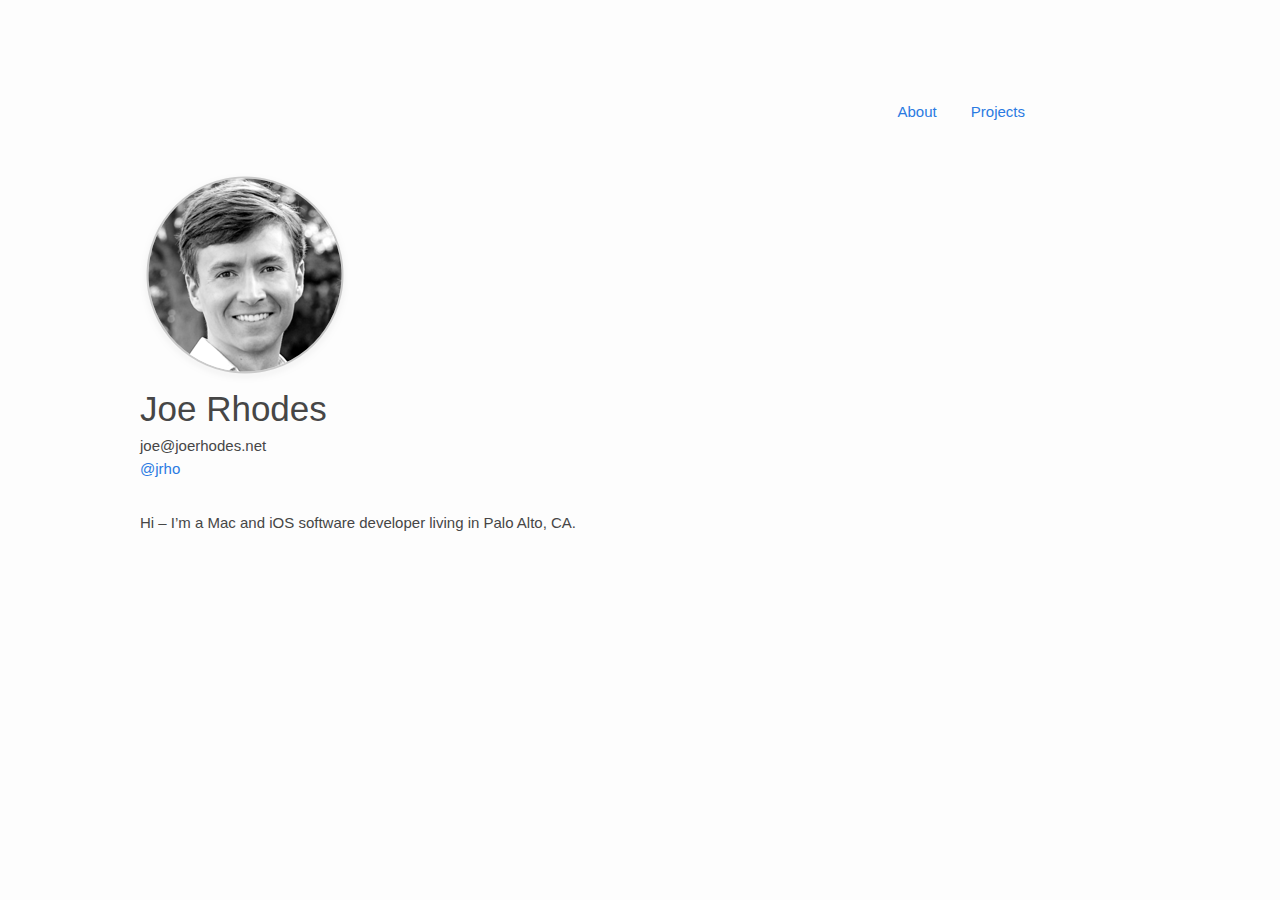
<file: index.html>
<!DOCTYPE html>
<html>

  <head>

    <meta charset="utf-8">
    <meta http-equiv="X-UA-Compatible" content="IE=edge">
    <meta name="viewport" content="width=device-width, initial-scale=1">

    <title>Joe Rhodes</title>
    <meta name="description" content="Joe Rhodes is a software developer and designer located in Atlanta, Georgia.
">

    <link rel="shortcut icon" href="/assets/favicon.ico">
    <link rel="stylesheet" href="/css/main.css">

    <meta name="twitter:card" content="summary">
    <meta name="twitter:site" content="@jrho">
    <meta name="twitter:creator" content="@jrho">
    <meta name="twitter:url" content="http://joerhodes.net">
    <meta name="twitter:title" content="Joe Rhodes">
    <meta name="twitter:description" content="Joe Rhodes is a iOS and Mac developer living in Atlanta, GA.">
    <meta name="twitter:image" content="/assets/joe.png">
    <meta name="twitter:image:alt" content="Joe Rhodes">

    <link rel="canonical" href="http://joerhodes.net/">
    <link rel="alternate" type="application/rss+xml" title="Joe Rhodes" href="http://joerhodes.netfeed.xml">
</head>


  <body>

      <div class='body-wrapper'>

          <header>
    <nav class='wrapper'>

        <ul>
            <li class="pure-menu-item"><a href="http://joerhodes.net" class="pure-menu-link">About</a></li>
            <li class="pure-menu-item"><a href="projects" class="pure-menu-link">Projects</a></li>
            <!-- <li class="pure-menu-item"><a href="resume" class="pure-menu-link">Resumé</a></li> -->
        </ul>

    </nav>
</header>


          <div class="page-content">
              <style>
  my-email::after {
    content: attr(data-domain);
  }
  my-email::before {
    content: attr(data-user) "\0040";
  }
</style>

<section class='intro wrapper'>
    <img src="assets/joe.png" srcset="assets/joe@2x.png 2x" alt='Joe Rhodes'>
    <h1>Joe Rhodes</h1>
    <span style='display:block;'><my-email data-user="joe" data-domain="joerhodes.net"></my-email></span>
    <a href='https://twitter.com/jrho' target='_blank'>@jrho</a>

</section>

<section class='wrapper'>
    <p>Hi – I&rsquo;m a Mac and iOS software developer living in Palo Alto, CA.</p>
</section>
          </div>

      </div>

  </body>

</html>
</file>
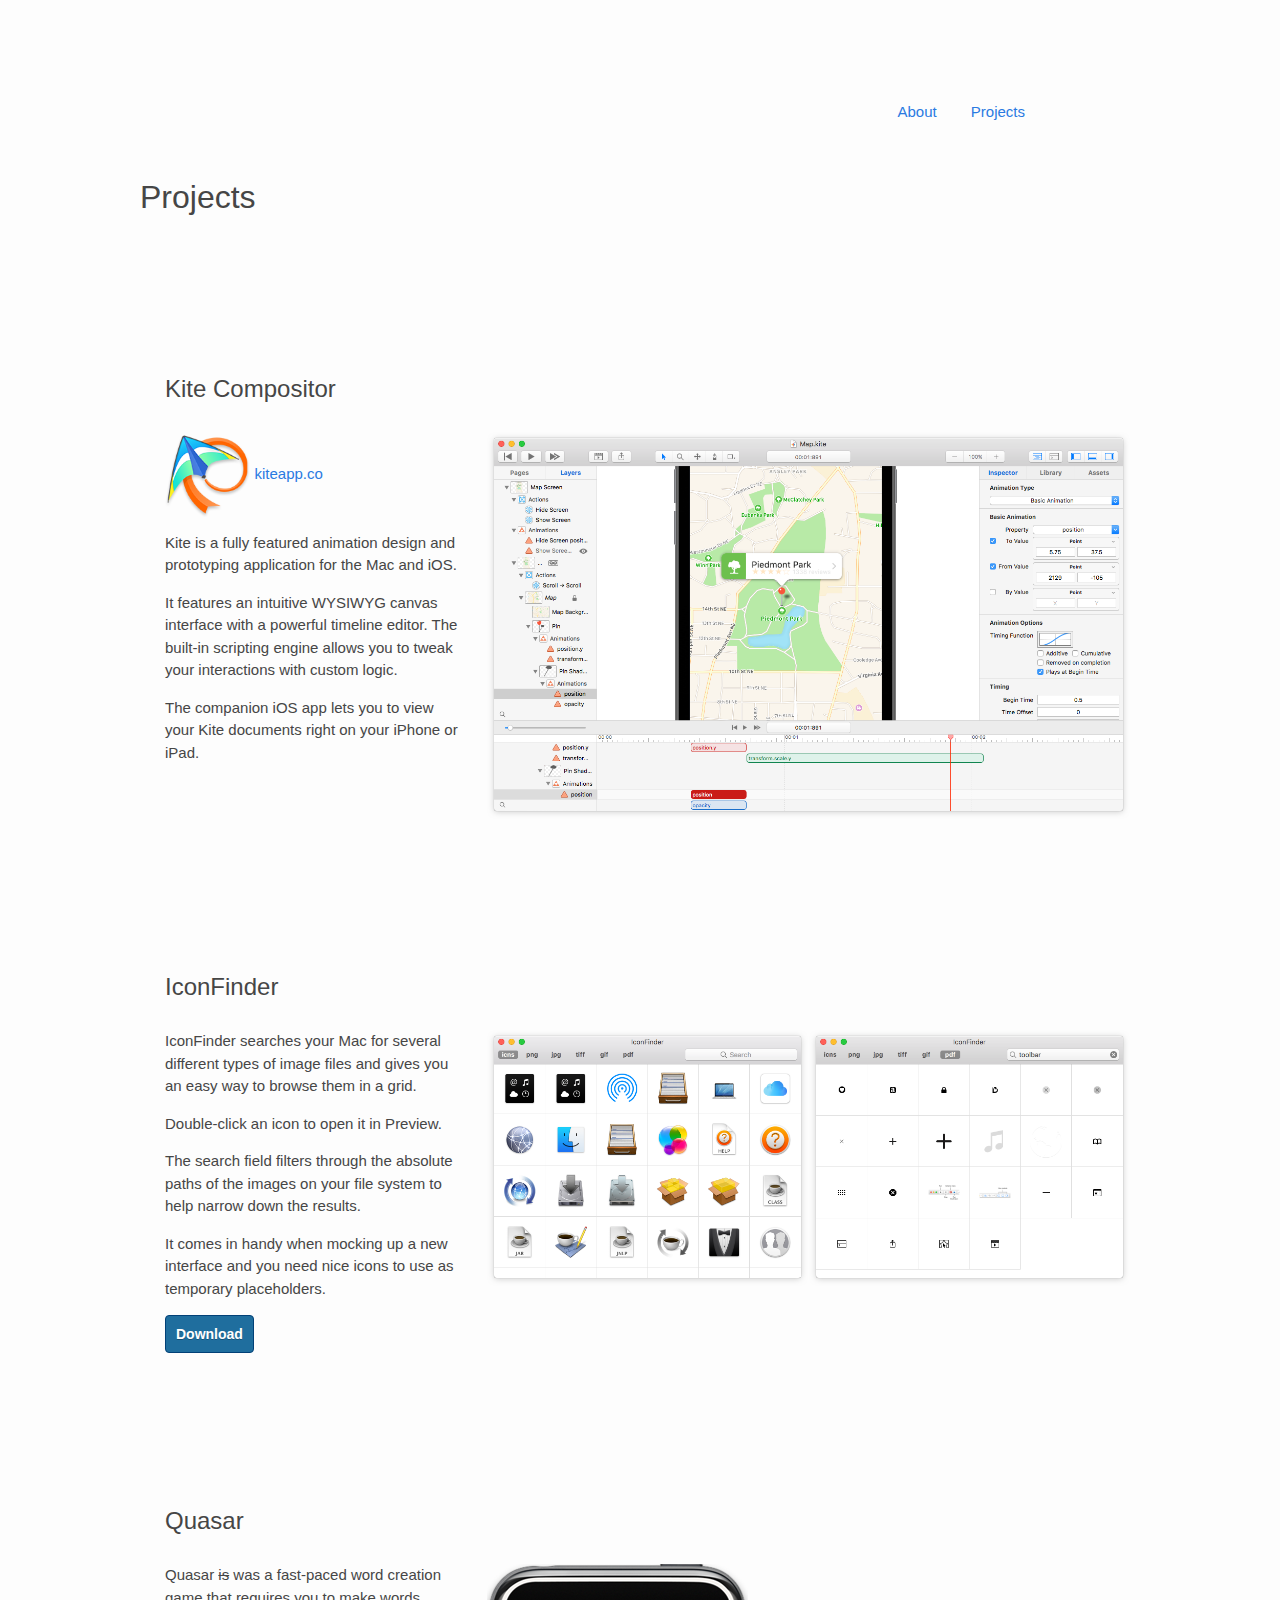
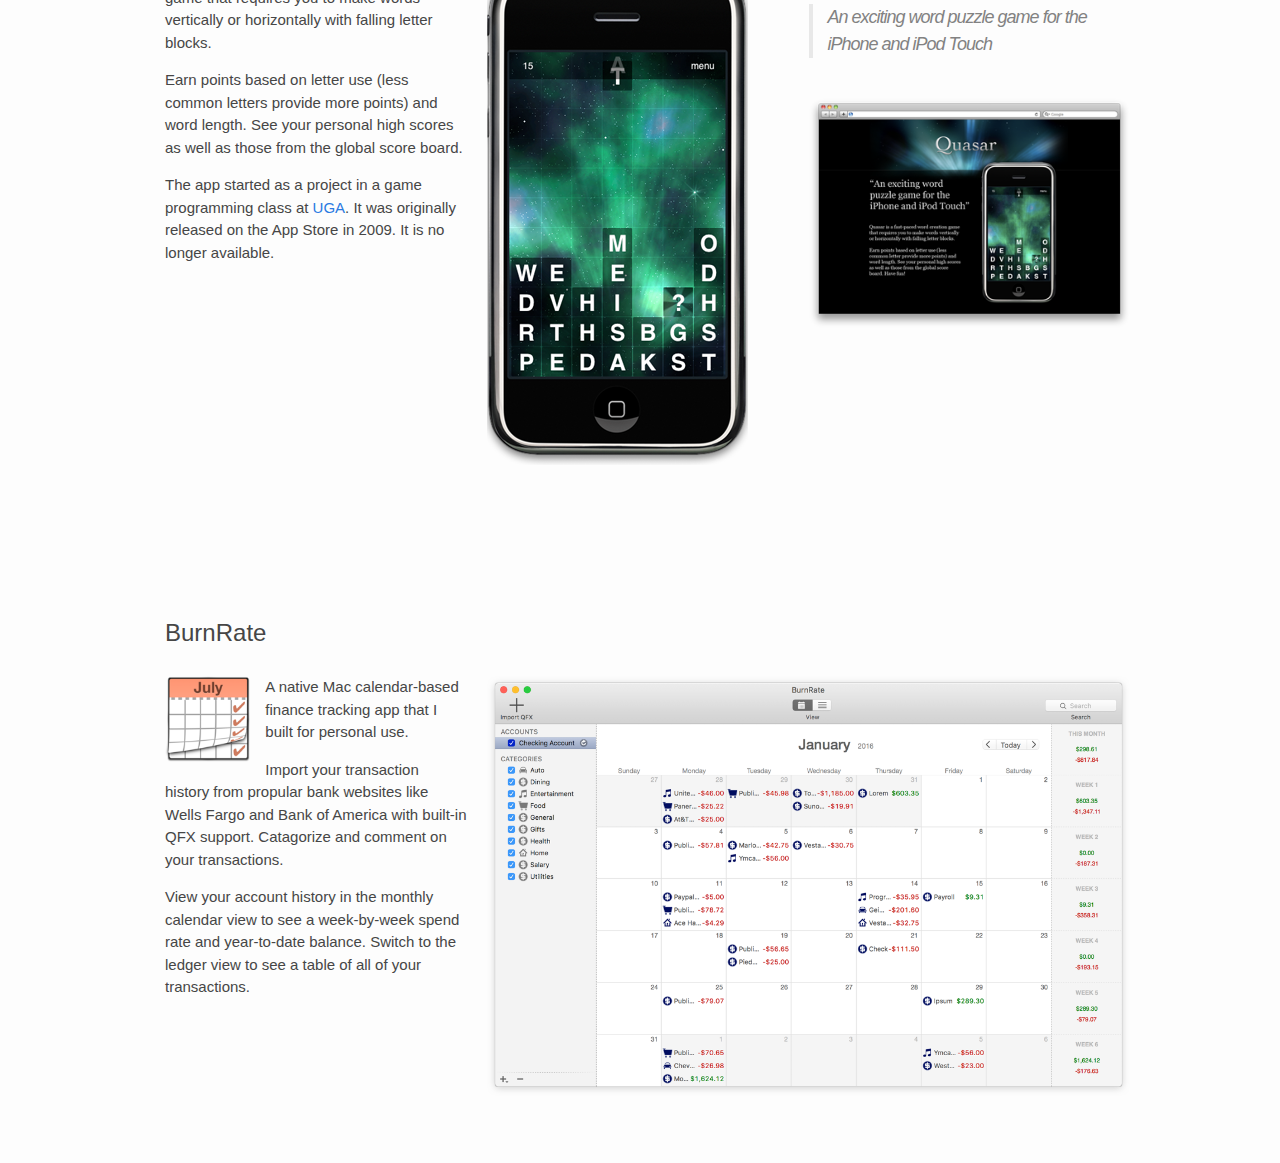
<file: projects.html>
<!DOCTYPE html>
<html>

  <head>

    <meta charset="utf-8">
    <meta http-equiv="X-UA-Compatible" content="IE=edge">
    <meta name="viewport" content="width=device-width, initial-scale=1">

    <title>Joe Rhodes</title>
    <meta name="description" content="Joe Rhodes is a software developer and designer located in Atlanta, Georgia.
">

    <link rel="shortcut icon" href="/assets/favicon.ico">
    <link rel="stylesheet" href="/css/main.css">

    <meta name="twitter:card" content="summary">
    <meta name="twitter:site" content="@jrho">
    <meta name="twitter:creator" content="@jrho">
    <meta name="twitter:url" content="http://joerhodes.net">
    <meta name="twitter:title" content="Joe Rhodes">
    <meta name="twitter:description" content="Joe Rhodes is a iOS and Mac developer living in Atlanta, GA.">
    <meta name="twitter:image" content="/assets/joe.png">
    <meta name="twitter:image:alt" content="Joe Rhodes">

    <link rel="canonical" href="http://joerhodes.net/projects.html">
    <link rel="alternate" type="application/rss+xml" title="Joe Rhodes" href="http://joerhodes.netfeed.xml">
</head>


  <body>

      <div class='body-wrapper'>

          <header>
    <nav class='wrapper'>

        <ul>
            <li class="pure-menu-item"><a href="http://joerhodes.net" class="pure-menu-link">About</a></li>
            <li class="pure-menu-item"><a href="projects" class="pure-menu-link">Projects</a></li>
            <!-- <li class="pure-menu-item"><a href="resume" class="pure-menu-link">Resumé</a></li> -->
        </ul>

    </nav>
</header>


          <div class="page-content">
              <section class='wrapper'>
    <h1>Projects</h1>

    <section class='project'>
        <h3>Kite Compositor</h3>
        <div class='content'>
            <div class='i1-3'>
                <h4><img style='width: 64pt; height: 64pt;' src='assets/kite-compositor-logo.png' alt='Kite Logo'> <a href='https://kiteapp.co' target='_blank'>kiteapp.co</a></h4>
                <p>Kite is a fully featured animation design and prototyping application for the Mac and iOS.</p>
                <p>It features an intuitive WYSIWYG canvas interface with a powerful timeline editor. The built-in scripting engine allows you to tweak your interactions with custom logic.</p>
                <p>The companion iOS app lets you to view your Kite documents right on your iPhone or iPad.</p>
            </div>
            <div class='i1-2-3 center'><a href='assets/kite-compositor-app.png'><img src='assets/kite-compositor-app.png' alt='Kite Compositor'></a></div>
        </div>
    </section>

    <section class='project'>
        <h3>IconFinder</h3>
        <div class='content'>
            <div class='i1-3'>
                <p>IconFinder searches your Mac for several different types of image files and gives you an easy way to browse them in a grid.</p>
                <p>Double-click an icon to open it in Preview.</p>
                <p>The search field filters through the absolute paths of the images on your file system to help narrow down the results.</p>
                <p>It comes in handy when mocking up a new interface and you need nice icons to use as temporary placeholders.</p>
                <a href='IconFinder.zip'><button class='button'>Download</button></a>
            </div>
            <div class='i1-3 center'><a href='assets/IconFinder1.png'><img src='assets/IconFinder1.png' alt='IconFinder'></a></div>
            <div class='i1-3 center'><a href='assets/IconFinder2.png'><img src='assets/IconFinder2.png' alt='IconFinder'></a></div>
        </div>
    </section>

    <section class='project'>
        <h3>Quasar</h3>
        <div class='content'>
            <div class='i1-3'>
        		<p>Quasar <del>is</del> was a fast-paced word creation game that requires you to make words vertically or horizontally with falling letter blocks.</p>

        		<p>Earn points based on letter use (less common letters provide more points) and word length. See your personal high scores as well as those from the global score board.</p>

        		<p>The app started as a project in a game programming class at <a target="_blank" href="http://www.uga.edu">UGA</a>. It was originally released on the App Store in 2009. It is no longer available.</p>
            </div>
            <div class='i1-3'><a href="assets/quasar_iphone_full.png"><img src="assets/quasar_iphone.png"></a></div>
            <div class='i1-3'>
                <blockquote style='margin: 40px 0px 40px 0px;'>An exciting word puzzle game for the iPhone and iPod Touch</blockquote>
                <img src="assets/quasar_website.png">
            </div>
        </div>
    </section>

    <section class='project'>
        <h3>BurnRate</h3>
        <div class='content'>
            <div class='i1-3'>
        		<p><img style='width: 64pt; height: 64pt; float: left; margin: 0px 15px 15px 0px;' src='assets/burnrate-icon.png' alt='BurnRate Icon'> A native Mac calendar-based finance tracking app that I built for personal use.</p>
                <p>Import your transaction history from propular bank websites like Wells Fargo and Bank of America with built-in QFX support. Catagorize and comment on your transactions.</p>

                <p>View your account history in the monthly calendar view to see a week-by-week spend rate and year-to-date balance. Switch to the ledger view to see a table of all of your transactions.</p>
            </div>
            <div class='i1-2-3 center'><a href='assets/burnrate-app.png'><img src='assets/burnrate-app.png' alt='BurnRate'></a></div>
        </div>
    </section>
</section>
          </div>

      </div>

  </body>

</html>
</file>
<file: css/main.css>
/**
 * Reset some basic elements
 */
body, h1, h2, h3, h4, h5, h6,
p, blockquote, pre, hr,
dl, dd, ol, ul, figure {
  margin: 0;
  padding: 0; }

/**
 * Basic styling
 */
body {
  font: 400 15px/1.5 system, -apple-system, BlinkMacSystemFont, "Helvetica Neue", "Lucida Grande", "Segoe UI", "Roboto", "Oxygen", "Ubuntu", "Cantarell", "Fira Sans", "Droid Sans", sans-serif;
  color: #464646;
  background-color: #fdfdfd;
  -webkit-text-size-adjust: 100%;
  -webkit-font-smoothing: antialiased;
  text-rendering: optimizeLegibility !important;
  -webkit-font-feature-settings: "kern" 1;
  -moz-font-feature-settings: "kern" 1;
  -o-font-feature-settings: "kern" 1;
  font-feature-settings: "kern" 1;
  font-kerning: normal; }

.pure-g [class*="pure-u"] {
  font-family: system, -apple-system, BlinkMacSystemFont, "Helvetica Neue", "Lucida Grande", "Segoe UI", "Roboto", "Oxygen", "Ubuntu", "Cantarell", "Fira Sans", "Droid Sans", sans-serif; }

/**
 * Set `margin-bottom` to maintain vertical rhythm
 */
h1, h2, h3, h4, h5, h6,
p, blockquote, pre,
ul, ol, dl, figure {
  margin-bottom: 15px; }

/**
 * Images
 */
img {
  max-width: 100%;
  vertical-align: middle; }

/**
 * Figures
 */
figure > img {
  display: block; }

figcaption {
  font-size: 13.125px; }

/**
 * Lists
 */
ul, ol {
  margin-left: 30px; }

li > ul,
li > ol {
  margin-bottom: 0; }

/**
 * Headings
 */
h1, h2, h3, h4, h5, h6 {
  font-weight: 400; }

/**
 * Links
 */
a {
  color: #2a7ae2;
  text-decoration: none; }
  a:visited {
    color: #1756a9; }
  a:hover {
    color: #464646;
    text-decoration: underline; }

/**
 * Blockquotes
 */
blockquote {
  color: #828282;
  border-left: 4px solid #e8e8e8;
  padding-left: 15px;
  font-size: 18px;
  letter-spacing: -1px;
  font-style: italic; }
  blockquote > :last-child {
    margin-bottom: 0; }

/**
 * Code formatting
 */
pre,
code {
  font-size: 15px;
  border: 1px solid #e8e8e8;
  border-radius: 3px;
  background-color: #eef; }

code {
  padding: 1px 5px; }

pre {
  padding: 8px 12px;
  overflow-x: auto; }
  pre > code {
    border: 0;
    padding-right: 0;
    padding-left: 0; }

/**
 * Wrapper
 */
.wrapper, .narrow-wrapper {
  margin-right: auto;
  margin-left: auto;
  padding-left: 1rem;
  padding-right: 1rem; }

.wrapper {
  max-width: 62.5rem; }

.narrow-wrapper {
  max-width: 40rem; }

/**
 * Clearfix
 */
.wrapper:after, .narrow-wrapper:after {
  content: "";
  display: table;
  clear: both; }

/**
 * Icons
 */
.icon > svg {
  display: inline-block;
  width: 16px;
  height: 16px;
  vertical-align: middle; }
  .icon > svg path {
    fill: #828282; }

/**
 * Forms
 */
.pure-form input, textarea {
  box-shadow: none !important; }

.center {
  text-align: center; }

/**
 * Site header
 */
.site-header {
  border-top: 5px solid #424242;
  border-bottom: 1px solid #e8e8e8;
  min-height: 56px;
  position: relative; }

.site-title {
  font-size: 26px;
  font-weight: 300;
  line-height: 56px;
  letter-spacing: -1px;
  margin-bottom: 0;
  float: left; }
  .site-title, .site-title:visited {
    color: #424242; }

.site-nav {
  float: right;
  line-height: 56px; }
  .site-nav .menu-icon {
    display: none; }
  .site-nav .page-link {
    color: #464646;
    line-height: 1.5; }
    .site-nav .page-link:not(:last-child) {
      margin-right: 20px; }
  @media screen and (max-width: 788px) {
    .site-nav {
      position: absolute;
      top: 9px;
      right: 15px;
      background-color: #fdfdfd;
      border: 1px solid #e8e8e8;
      border-radius: 5px;
      text-align: right; }
      .site-nav .menu-icon {
        display: block;
        float: right;
        width: 36px;
        height: 26px;
        line-height: 0;
        padding-top: 10px;
        text-align: center; }
        .site-nav .menu-icon > svg {
          width: 18px;
          height: 15px; }
          .site-nav .menu-icon > svg path {
            fill: #424242; }
      .site-nav .trigger {
        clear: both;
        display: none; }
      .site-nav:hover .trigger {
        display: block;
        padding-bottom: 5px; }
      .site-nav .page-link {
        display: block;
        padding: 5px 10px;
        margin-left: 20px; }
        .site-nav .page-link:not(:last-child) {
          margin-right: 0; } }

/**
 * Page content
 */
.body-wrapper {
  min-height: 100%;
  height: auto !important;
  height: 100%;
  margin: 0 auto -202px; }

.page-heading {
  font-size: 20px; }

.post-list {
  margin-left: 0;
  list-style: none; }
  .post-list > li {
    margin-bottom: 30px; }

.post-meta {
  font-size: 13.125px;
  color: #828282; }

.post-link {
  display: block;
  font-size: 24px; }

/**
 * Posts
 */
.post-header {
  margin-bottom: 30px; }

.post-title {
  font-size: 42px;
  letter-spacing: -1px;
  line-height: 1; }
  @media screen and (max-width: 800px) {
    .post-title {
      font-size: 36px; } }

.post-content {
  margin-bottom: 30px; }
  .post-content h2 {
    font-size: 32px; }
    @media screen and (max-width: 800px) {
      .post-content h2 {
        font-size: 28px; } }
  .post-content h3 {
    font-size: 26px; }
    @media screen and (max-width: 800px) {
      .post-content h3 {
        font-size: 22px; } }
  .post-content h4 {
    font-size: 20px; }
    @media screen and (max-width: 800px) {
      .post-content h4 {
        font-size: 18px; } }

h1 {
  font-size: 32px; }

h3 {
  font-size: 24px;
  margin-bottom: 25px; }

.intro {
  margin-bottom: 2rem; }
  .intro h1 {
    font-size: 35px;
    margin-bottom: 0px; }

.body-wrapper {
  margin-bottom: 50pt; }

nav {
  text-align: right;
  margin-top: 100px;
  margin-bottom: 50px; }
  nav ul {
    margin-right: 100px;
    list-style-type: none;
    display: inline; }
    @media screen and (max-width: 788px) {
      nav ul {
        margin-left: 0px;
        margin-right: 0px;
        margin-bottom: 20px;
        margin-top: 20px; } }
    nav ul li {
      display: inline-block; }
  @media screen and (max-width: 788px) {
    nav {
      text-align: center;
      margin-left: 0px;
      margin-right: 0px; } }

.custom-toggle .bar {
  background-color: #777;
  display: block;
  width: 20px;
  height: 2px;
  border-radius: 100px;
  position: absolute;
  top: 18px;
  right: 7px;
  -webkit-transition: all 0.5s;
  -moz-transition: all 0.5s;
  -ms-transition: all 0.5s;
  transition: all 0.5s; }

.custom-toggle .bar:first-child {
  -webkit-transform: translateY(-6px);
  -moz-transform: translateY(-6px);
  -ms-transform: translateY(-6px);
  transform: translateY(-6px); }

.custom-toggle.x .bar {
  -webkit-transform: rotate(45deg);
  -moz-transform: rotate(45deg);
  -ms-transform: rotate(45deg);
  transform: rotate(45deg); }

.custom-toggle.x .bar:first-child {
  -webkit-transform: rotate(-45deg);
  -moz-transform: rotate(-45deg);
  -ms-transform: rotate(-45deg);
  transform: rotate(-45deg); }

.collapsing-nav-links {
  float: right; }

nav a {
  transition: color 0.15s ease-in-out; }

.nav-buy-button {
  border-radius: 4px;
  float: right;
  margin-top: 2px;
  margin-left: 10px;
  color: white;
  font-weight: 600; }

.main-nav {
  padding-top: 0.8rem;
  padding-bottom: 1rem; }

nav .pure-menu-link {
  padding: .5em 1em;
  background-color: none; }

nav a.pure-menu-link:visited {
  color: #615d5b; }

nav a.pure-menu-link:hover {
  background-color: transparent;
  color: #464646; }

@media screen and (max-width: 788px) {
  .nav-buy-button {
    margin-right: 3rem;
    margin-top: 0px;
    float: none; }

  .custom-toggle {
    display: block; }

  .collapsing-nav-links {
    display: none !important;
    float: none; } }
/**
 * Site footer
 */
.site-footer {
  text-align: center;
  border-top: 1px solid #e8e8e8;
  padding: 30px 0;
  font-size: 13px;
  background-color: rgba(77, 125, 153, 0.03); }
  .site-footer .icon-facebook {
    padding-right: 3px; }

.push {
  height: 202px; }

.contact-list,
.social-media-list {
  list-style: none;
  margin-left: 0; }

.copyright {
  text-align: center; }

.footer-email-form fieldset {
  padding: 0; }
.footer-email-form label {
  display: block;
  margin-top: 0;
  margin-bottom: 0.5em;
  font-size: 12px;
  font-weight: 500;
  color: #505050;
  padding-left: 5px; }
.footer-email-form button {
  margin-left: 5px; }
@media screen and (max-width: 788px) {
  .footer-email-form input {
    margin-left: auto;
    margin-right: auto;
    text-align: center; } }

.footer-box-group {
  margin-bottom: 30px; }

.footer-link-list {
  list-style: none;
  margin-left: 0px; }

#email-signup-label-success {
  color: green; }

#email-signup-label-failure {
  color: red; }

/**
 * Projects
 */
.project {
  min-height: 250px;
  padding-left: 25px;
  margin-top: 150px; }
  .project .content {
    display: flex; }
    .project .content img {
      max-width: 100%;
      max-height: 100%; }
    .project .content .i1-3 {
      width: 33%; }
      @media screen and (max-width: 788px) {
        .project .content .i1-3 {
          width: 100%;
          margin: 20px 0px 10px 0px; } }
      .project .content .i1-3 p {
        margin-right: 20px; }
    .project .content .i1-2-3 {
      width: 66%; }
      @media screen and (max-width: 788px) {
        .project .content .i1-2-3 {
          width: 100%; } }
    @media screen and (max-width: 788px) {
      .project .content {
        flex-direction: column;
        align-items: center; } }
  @media screen and (max-width: 788px) {
    .project {
      padding-left: 0px; } }

.button {
  border: 1px solid #024177;
  background-color: #1f6e9e;
  color: white;
  padding: 10px;
  border-radius: 4px;
  font-size: 14px;
  font-weight: 700;
  text-shadow: rgba(0, 0, 0, 0.25) 0px 1px;
  cursor: pointer; }
  .button:hover {
    background-color: #154969; }
</file>
